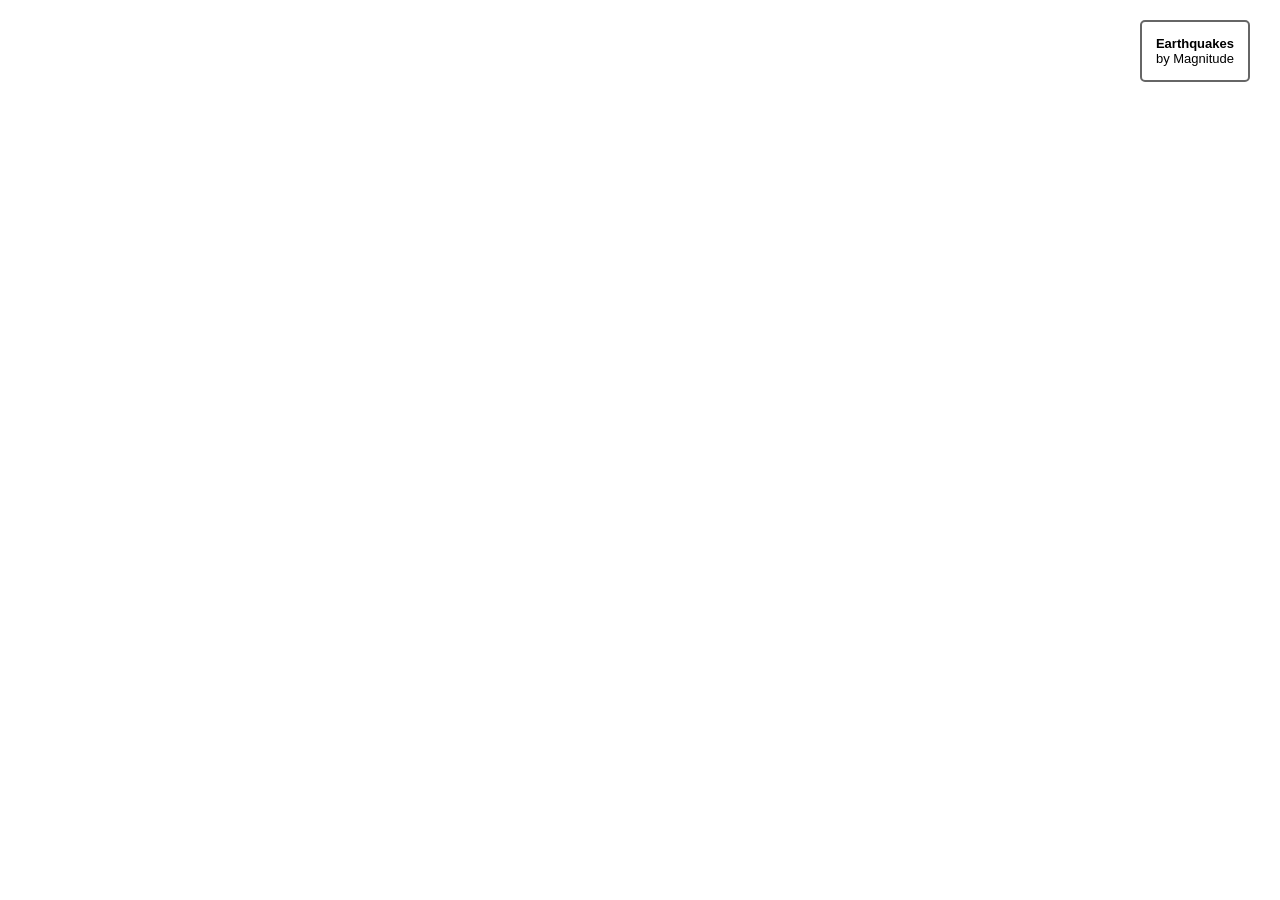
<file: Geographic visualization TP2/exo1/index.html>
<!DOCTYPE html>
<html>
<head>
    <meta charset="utf-8">
    <title>Earthquake Geographic Visualization</title>

    <!-- ArcGIS API 3.46 CSS -->
    <link rel="stylesheet"
          href="https://js.arcgis.com/3.46/esri/css/jsapi.css">

    <style>
        html, body {
            height: 100%;
            width: 100%;
            margin: 0;
            padding: 0;
        }

        #map {
            height: 100%;
            width: 100%;
        }

        /* Exercise 1: Style the five magnitude classifications */

        path[data-classification="0"] {
            fill: none;
            stroke: #f5cb00;
            stroke-width: 3px;
            stroke-opacity: 1;
            stroke-linecap: round;
            stroke-linejoin: round;
        }

        path[data-classification="1"] {
            fill: none;
            stroke: #f67682;
            stroke-width: 5px;
            stroke-opacity: 0.9;
            stroke-linecap: round;
            stroke-linejoin: round;
        }

        path[data-classification="2"] {
            fill: none;
            stroke: #f75e64;
            stroke-width: 8px;
            stroke-opacity: 0.8;
            stroke-linecap: round;
            stroke-linejoin: round;
        }

        path[data-classification="3"] {
            fill: none;
            stroke: #f72d3f;
            stroke-width: 11px;
            stroke-opacity: 0.65;
            stroke-linecap: round;
            stroke-linejoin: round;
        }

        path[data-classification="4"] {
            fill: none;
            stroke: #b00020;
            stroke-width: 16px;
            stroke-opacity: 0.55;
            stroke-linecap: round;
            stroke-linejoin: round;
        }

        #legend svg {
            vertical-align: middle;
        }

        #legend {
            font-family: Arial, sans-serif;
            font-size: 13px;
        }
    </style>

    <!-- D3.js version 3 -->
    <script src="https://d3js.org/d3.v3.min.js"></script>

    <!-- ArcGIS API version 3.46 -->
    <script src="https://js.arcgis.com/3.46/"></script>

    <script>
        require([
            "esri/map",
            "esri/layers/FeatureLayer",
            "dojo/_base/array",
            "dojo/dom",
            "dojo/number",
            "dojo/on",
            "dojo/parser",
            "dojo/ready"
        ], function (
            Map,
            FeatureLayer,
            array,
            dom,
            number,
            on,
            parser,
            ready
        ) {

            parser.parse();

            var map;
            var earthquakes;
            var quantize;

            ready(function () {

                // Exercise 2: Change the initial map location to New York
                map = new Map("map", {
                    basemap: "gray-vector",
                    center: [-74.0060, 40.7128],
                    zoom: 6
                });

                addEarthquakes();
            });


            // Load and display the earthquake layer
           
function addEarthquakes() {

    earthquakes = new FeatureLayer(
        "https://sampleserver6.arcgisonline.com/arcgis/rest/services/Earthquakes_Since1970/FeatureServer/0",
        {
            id: "earthquakes",
            styling: false,
            outFields: ["*"]
        }
    );

    // D3 Quantize scale
    quantize = d3.scale.quantize()
        .domain([0, 9])
        .range(d3.range(5));

    // Exercise 1: Classify earthquakes
    if (earthquakes.surfaceType === "svg") {

        on(earthquakes, "graphic-draw", function(evt) {

            var attrs = evt.graphic.attributes;
            var magnitude = attrs && attrs.magnitude;

            if (magnitude !== null &&
                magnitude !== undefined &&
                !isNaN(Number(magnitude))) {

                var classification = quantize(Number(magnitude));

                evt.node.setAttribute(
                    "data-classification",
                    classification
                );
            }
        });

        createLegend();

    } else {
        alert("Your browser does not support SVG.");
    }

    // Exercise 3: Click an earthquake to display its details
    on(earthquakes, "click", function(evt) {

        var graphic = evt.graphic;

        if (!graphic) {
            return;
        }

        var attrs = graphic.attributes;

        // Get the real attributes from the ArcGIS service
        var magnitude = attrs.magnitude;
        var location = attrs.name;
        var dateValue = attrs.date_;
        var latitude = attrs.latitude;
        var longitude = attrs.longitude;
        var deaths = attrs.num_deaths;
        var injured = attrs.num_injured;

        // Convert the date from milliseconds to a readable date
        var date = dateValue
            ? new Date(dateValue).toLocaleDateString()
            : "Not available";

        // Build popup content
        var content =
            "<b>Magnitude:</b> " + magnitude + "<br><br>" +

            "<b>Location:</b> " + (location || "Not available") + "<br><br>" +

            "<b>Date:</b> " + date + "<br><br>" +

            "<b>Latitude:</b> " + latitude + "<br>" +

            "<b>Longitude:</b> " + longitude + "<br><br>" +

            "<b>Deaths:</b> " + (deaths || 0) + "<br>" +

            "<b>Injured:</b> " + (injured || 0);

        // Display popup at the selected earthquake
        map.infoWindow.setTitle("Earthquake Details");
        map.infoWindow.setContent(content);
        map.infoWindow.show(graphic.geometry);

    });

    map.addLayer(earthquakes);

    return earthquakes;
}


            // Find an attribute using possible field names
            function getAttribute(attributes, possibleNames) {

                var keys = Object.keys(attributes);

                for (var i = 0; i < possibleNames.length; i++) {

                    for (var j = 0; j < keys.length; j++) {

                        if (keys[j].toLowerCase() ===
                            possibleNames[i].toLowerCase()) {

                            return attributes[keys[j]];
                        }
                    }
                }

                return null;
            }


            // Display a value or a message if it is missing
            function formatValue(value) {

                if (value === null ||
                    value === undefined ||
                    value === "") {

                    return "Not available";
                }

                return String(value);
            }


            // Convert a date value into a readable date
            function formatDate(value) {

                if (value === null ||
                    value === undefined ||
                    value === "") {

                    return "Not available";
                }

                var date = new Date(value);

                if (isNaN(date.getTime())) {
                    return String(value);
                }

                return date.toLocaleString();
            }


            // Prevent attribute values from being interpreted as HTML
            function escapeHTML(value) {

                return String(value)
                    .replace(/&/g, "&amp;")
                    .replace(/</g, "&lt;")
                    .replace(/>/g, "&gt;")
                    .replace(/"/g, "&quot;")
                    .replace(/'/g, "&#39;");
            }


            // Create the magnitude legend
            function createLegend() {

                var swatchTemplate =
                    '<div>' +
                        '<svg width="24" height="24" version="1.1" ' +
                        'xmlns="http://www.w3.org/2000/svg">' +
                            '<path d="M 2 12 L 22 12" ' +
                            'data-classification="${classification}" />' +
                        '</svg>' +
                        '<span>${label}</span>' +
                    '</div>';

                var html = "";
                var inverted;
                var data;
                var legend = dom.byId("legend");

                // Get the five classification values
                array.forEach(quantize.range(), function (rangeVal) {

                    // Get the magnitude interval for this classification
                    inverted = quantize.invertExtent(rangeVal);

                    data = {
                        label:
                            number.format(inverted[0], { places: 2 }) +
                            " - " +
                            number.format(inverted[1], { places: 2 }),

                        classification: rangeVal
                    };

                    html += esri.substitute(data, swatchTemplate);
                });

                legend.innerHTML += html;
            }

        });
    </script>
</head>

<body>

    <div id="map">

        <!-- Magnitude legend -->
        <div style="
            font-family: Arial, sans-serif;
            font-size: 14px;
            position: absolute;
            right: 30px;
            top: 20px;
            z-index: 100;
            padding: 8px;
            border: 2px solid #666;
            border-radius: 5px;
            background-color: white;
        ">

            <div id="legend">

                <div style="padding: 6px; text-align: center;">
                    <b>Earthquakes</b><br>
                    by Magnitude
                </div>

            </div>

        </div>

    </div>

</body>
</html>
</file>
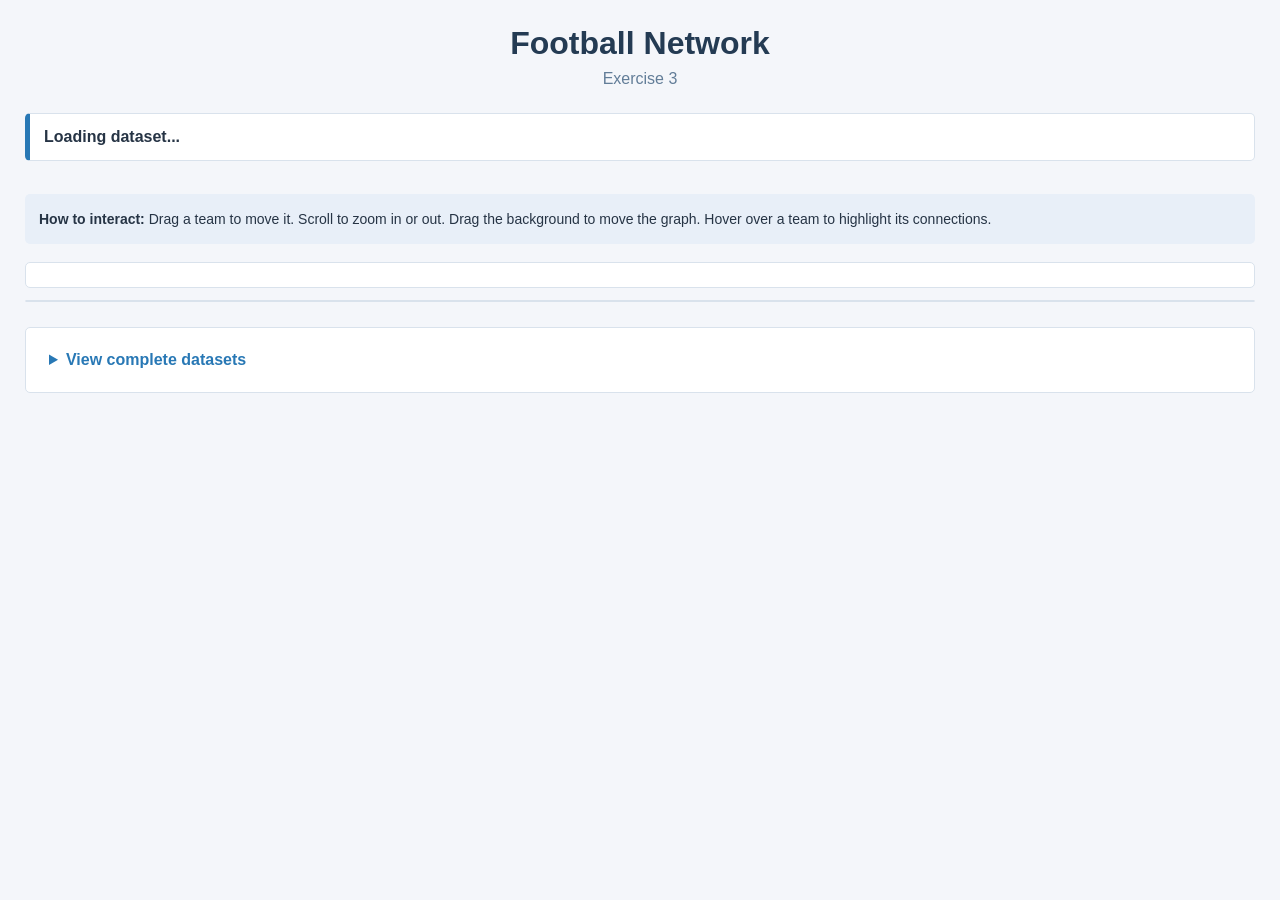
<file: TP1_Graphical Representation with D3.js/exo3/index.html>
<!DOCTYPE html>
<html lang="en">

<head>
    <meta charset="UTF-8">
    <meta name="viewport" content="width=device-width, initial-scale=1.0">

    <title>Football Network - D3.js</title>

    <link rel="stylesheet" href="css/style.css">

    <!-- D3.js version 3 -->
    <script src="https://d3js.org/d3.v3.min.js"></script>
</head>

<body>

    <header>
        <h1>Football Network</h1>
        <p>Exercise 3 </p>
    </header>

    <!-- Dataset loading status -->
    <div id="message">Loading dataset...</div>

    <!-- Dataset statistics -->
    <div id="statistics"></div>

    <!-- Interaction instructions -->
    <div id="instructions">
        <strong>How to interact:</strong>
        Drag a team to move it.
        Scroll to zoom in or out.
        Drag the background to move the graph.
        Hover over a team to highlight its connections.
    </div>

    <!-- Color legend -->
    <div id="legend"></div>

    <!-- Network graph -->
    <div id="footballGraph"></div>

    <!-- Dataset tables -->
    <details>
        <summary>View complete datasets</summary>

        <h2>Vertices</h2>
        <div id="vertices"></div>

        <h2>Arcs</h2>
        <div id="arcs"></div>
    </details>

    <!-- JavaScript -->
    <script src="js/script.js"></script>

</body>
</html>
</file>
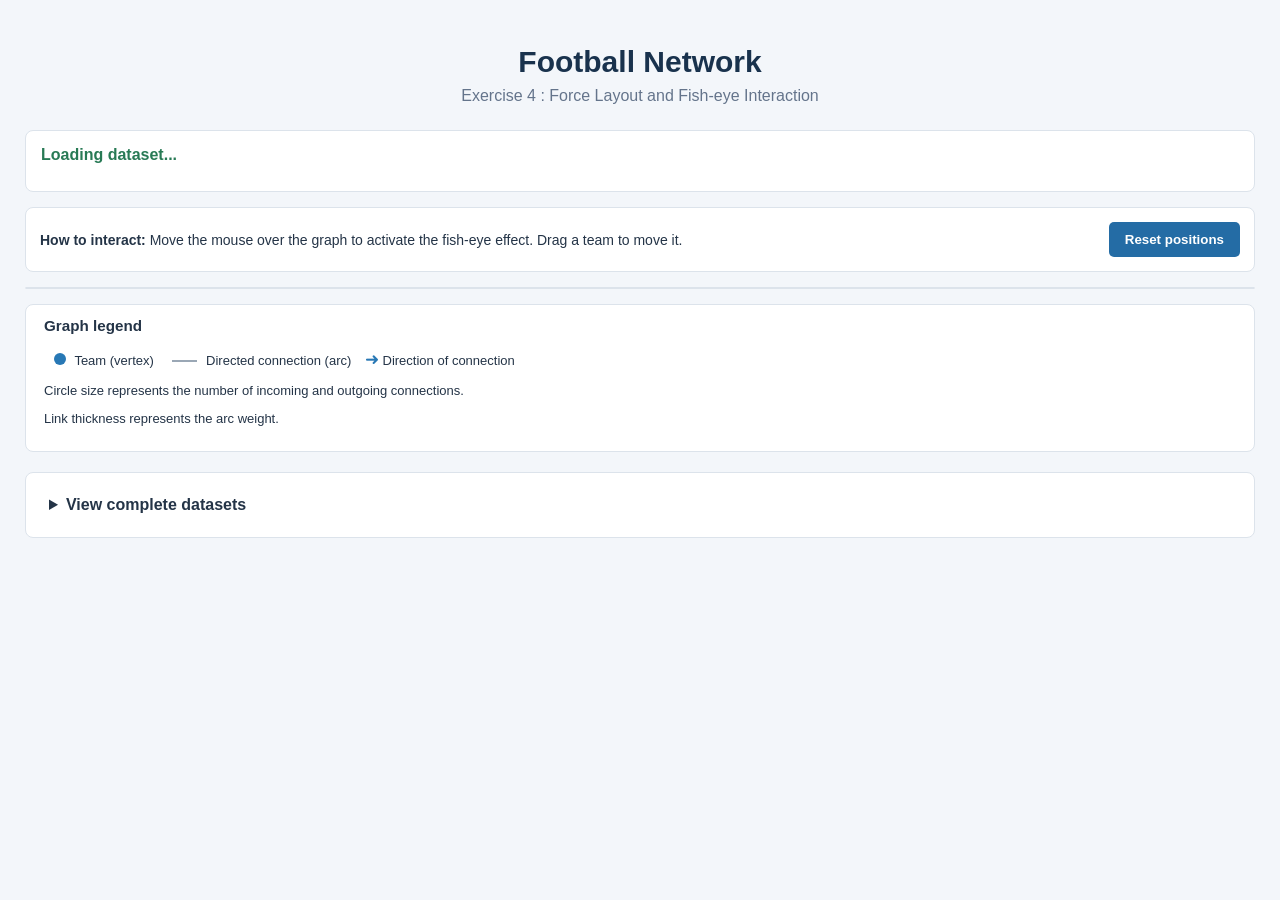
<file: TP1_Graphical Representation with D3.js/exo4/index.html>
<!DOCTYPE html>
<html lang="en">
<head>
    <meta charset="UTF-8">
    <meta name="viewport" content="width=device-width, initial-scale=1.0">

    <title>Football Network - Exercise 4</title>

    <link rel="stylesheet" href="css/style.css">

    <!-- D3 version 3, required by the course -->
    <script src="https://d3js.org/d3.v3.min.js"></script>
</head>

<body>

    <header>
        <h1>Football Network</h1>
        <p>Exercise 4 : Force Layout and Fish-eye Interaction</p>
    </header>

    <section id="status-panel">
        <div id="message">Loading dataset...</div>
        <div id="statistics"></div>
    </section>

    <section class="toolbar">
        <div>
            <strong>How to interact:</strong>
            Move the mouse over the graph to activate the fish-eye effect.
            Drag a team to move it.
        </div>

        <button id="resetButton" type="button">Reset positions</button>
    </section>

    <section id="graph-wrapper">
        <div id="footballGraph"></div>
    </section>

    <section class="legend">
        <h3>Graph legend</h3>
        <p>
            <span class="legend-circle"></span>
            Team (vertex)
            <span class="legend-line"></span>
            Directed connection (arc)
            <span class="legend-arrow">➜</span>
            Direction of connection
        </p>
        <p>Circle size represents the number of incoming and outgoing connections.</p>
        <p>Link thickness represents the arc weight.</p>
    </section>

    <section class="data-section">
        <details>
            <summary>View complete datasets</summary>

            <h3>Vertices</h3>
            <div id="vertices"></div>

            <h3>Arcs</h3>
            <div id="arcs"></div>
        </details>
    </section>

    <script src="js/script.js"></script>

</body>
</html>
</file>
<file: TP1_Graphical Representation with D3.js/exo3/css/style.css>
* {
    box-sizing: border-box;
}

body {
    font-family: Arial, sans-serif;
    margin: 25px;
    background-color: #f4f6fa;
    color: #263445;
}

header {
    text-align: center;
    margin-bottom: 25px;
}

header h1 {
    color: #243b53;
    margin-bottom: 8px;
}

header p {
    color: #627d98;
    margin-top: 0;
}

#message {
    padding: 14px;
    margin: 15px 0;
    background-color: white;
    border: 1px solid #d9e2ec;
    border-left: 5px solid #2878b5;
    border-radius: 5px;
    font-weight: bold;
}

#message.success {
    border-left-color: #2e9d68;
    color: #23784f;
}

#message.error {
    border-left-color: #d64545;
    color: #b42318;
}

#statistics {
    display: flex;
    flex-wrap: wrap;
    gap: 15px;
    margin: 15px 0;
}

.stat {
    flex: 1;
    min-width: 150px;
    padding: 18px;
    background-color: white;
    border: 1px solid #d9e2ec;
    border-radius: 6px;
    text-align: center;
    color: #627d98;
}

.stat strong {
    display: block;
    margin-top: 8px;
    font-size: 27px;
    color: #2878b5;
}

#instructions {
    padding: 14px;
    margin: 18px 0;
    background-color: #e8eff8;
    border-radius: 5px;
    line-height: 1.6;
    font-size: 14px;
}

#legend {
    display: flex;
    flex-wrap: wrap;
    gap: 15px;
    padding: 12px;
    margin-bottom: 12px;
    background-color: white;
    border: 1px solid #d9e2ec;
    border-radius: 5px;
}

.legend-item {
    display: flex;
    align-items: center;
    gap: 7px;
    font-size: 13px;
}

.legend-color {
    width: 13px;
    height: 13px;
    border-radius: 50%;
}

#footballGraph {
    width: 100%;
    background-color: white;
    border: 1px solid #d9e2ec;
    border-radius: 5px;
    overflow: hidden;
    margin-bottom: 25px;
}

#footballGraph svg {
    display: block;
    width: 100%;
    height: auto;
}

.link {
    stroke: #9aa5b1;
    stroke-opacity: 0.55;
    fill: none;
}

.node {
    stroke: white;
    stroke-width: 1.8px;
    cursor: grab;
}

.node:active {
    cursor: grabbing;
}

.label {
    fill: #243b53;
    font-size: 11px;
    font-family: Arial, sans-serif;
    pointer-events: none;
    font-weight: bold;
}

details {
    padding: 18px;
    margin-top: 20px;
    background-color: white;
    border: 1px solid #d9e2ec;
    border-radius: 5px;
}

summary {
    cursor: pointer;
    font-weight: bold;
    color: #2878b5;
    padding: 5px;
}

details h2 {
    margin-top: 25px;
    font-size: 18px;
}

table {
    width: 100%;
    border-collapse: collapse;
    margin: 15px 0 25px;
    background-color: white;
}

th,
td {
    padding: 9px;
    border: 1px solid #d9e2ec;
    text-align: center;
    font-size: 13px;
}

th {
    background-color: #243b53;
    color: white;
}

tr:nth-child(even) {
    background-color: #f0f4f8;
}

@media (max-width: 650px) {
    body {
        margin: 10px;
    }

    #instructions {
        font-size: 12px;
    }

    th,
    td {
        padding: 5px;
        font-size: 11px;
    }
}
</file>
<file: TP1_Graphical Representation with D3.js/exo4/css/style.css>
* {
    box-sizing: border-box;
}

body {
    margin: 0;
    padding: 25px;
    font-family: Arial, sans-serif;
    background: #f3f6fa;
    color: #243447;
}

header {
    text-align: center;
    margin-bottom: 25px;
}

header h1 {
    margin-bottom: 8px;
    color: #19324d;
    font-size: 30px;
}

header p {
    color: #64748b;
    margin-top: 0;
}

#status-panel {
    background: white;
    padding: 15px;
    border: 1px solid #dce3eb;
    border-radius: 8px;
    margin-bottom: 15px;
}

#message {
    font-weight: bold;
    color: #287a55;
    margin-bottom: 12px;
}

#statistics {
    display: flex;
    flex-wrap: wrap;
    gap: 12px;
}

.stat-card {
    flex: 1;
    min-width: 130px;
    padding: 12px;
    text-align: center;
    background: #edf4fb;
    border-radius: 6px;
}

.stat-card span {
    display: block;
    color: #526579;
    font-size: 13px;
}

.stat-card strong {
    display: block;
    margin-top: 5px;
    color: #1769aa;
    font-size: 23px;
}

.toolbar {
    display: flex;
    align-items: center;
    justify-content: space-between;
    gap: 15px;
    flex-wrap: wrap;
    background: white;
    padding: 14px;
    border: 1px solid #dce3eb;
    border-radius: 8px;
    margin-bottom: 15px;
    font-size: 14px;
}

#resetButton {
    border: none;
    background: #246ca5;
    color: white;
    border-radius: 5px;
    padding: 10px 16px;
    cursor: pointer;
    font-weight: bold;
}

#resetButton:hover {
    background: #174e7a;
}

#graph-wrapper {
    width: 100%;
    overflow: hidden;
    background: white;
    border: 1px solid #dce3eb;
    border-radius: 8px;
}

#footballGraph {
    width: 100%;
}

#footballGraph svg {
    display: block;
    width: 100%;
    height: auto;
    cursor: crosshair;
}

.link {
    fill: none;
    stroke: #9aa7b5;
    stroke-opacity: 0.55;
}

.node {
    stroke: white;
    stroke-width: 1.8px;
    cursor: grab;
}

.node:active {
    cursor: grabbing;
}

.label {
    font-size: 11px;
    font-weight: bold;
    fill: #26384a;
    pointer-events: none;
    text-shadow: 0 1px 2px white;
}

.legend {
    background: white;
    padding: 12px 18px;
    border: 1px solid #dce3eb;
    border-radius: 8px;
    margin-top: 15px;
    font-size: 13px;
}

.legend h3 {
    margin-top: 0;
}

.legend-circle {
    display: inline-block;
    width: 12px;
    height: 12px;
    border-radius: 50%;
    background: #2878b5;
    margin: 0 5px 0 10px;
}

.legend-line {
    display: inline-block;
    width: 25px;
    border-top: 2px solid #9aa7b5;
    margin: 0 5px 3px 15px;
}

.legend-arrow {
    color: #2878b5;
    font-size: 17px;
    margin-left: 10px;
}

.data-section {
    margin-top: 20px;
    background: white;
    padding: 15px;
    border: 1px solid #dce3eb;
    border-radius: 8px;
}

summary {
    cursor: pointer;
    font-weight: bold;
    padding: 8px;
}

table {
    border-collapse: collapse;
    width: 100%;
    margin: 15px 0 25px;
    background: white;
    font-size: 13px;
}

th, td {
    border: 1px solid #dce3eb;
    padding: 8px;
    text-align: center;
}

th {
    background: #243f5b;
    color: white;
}

tr:nth-child(even) {
    background: #f2f6fa;
}

@media (max-width: 650px) {
    body {
        padding: 10px;
    }

    .toolbar {
        align-items: flex-start;
        flex-direction: column;
    }
}
</file>
